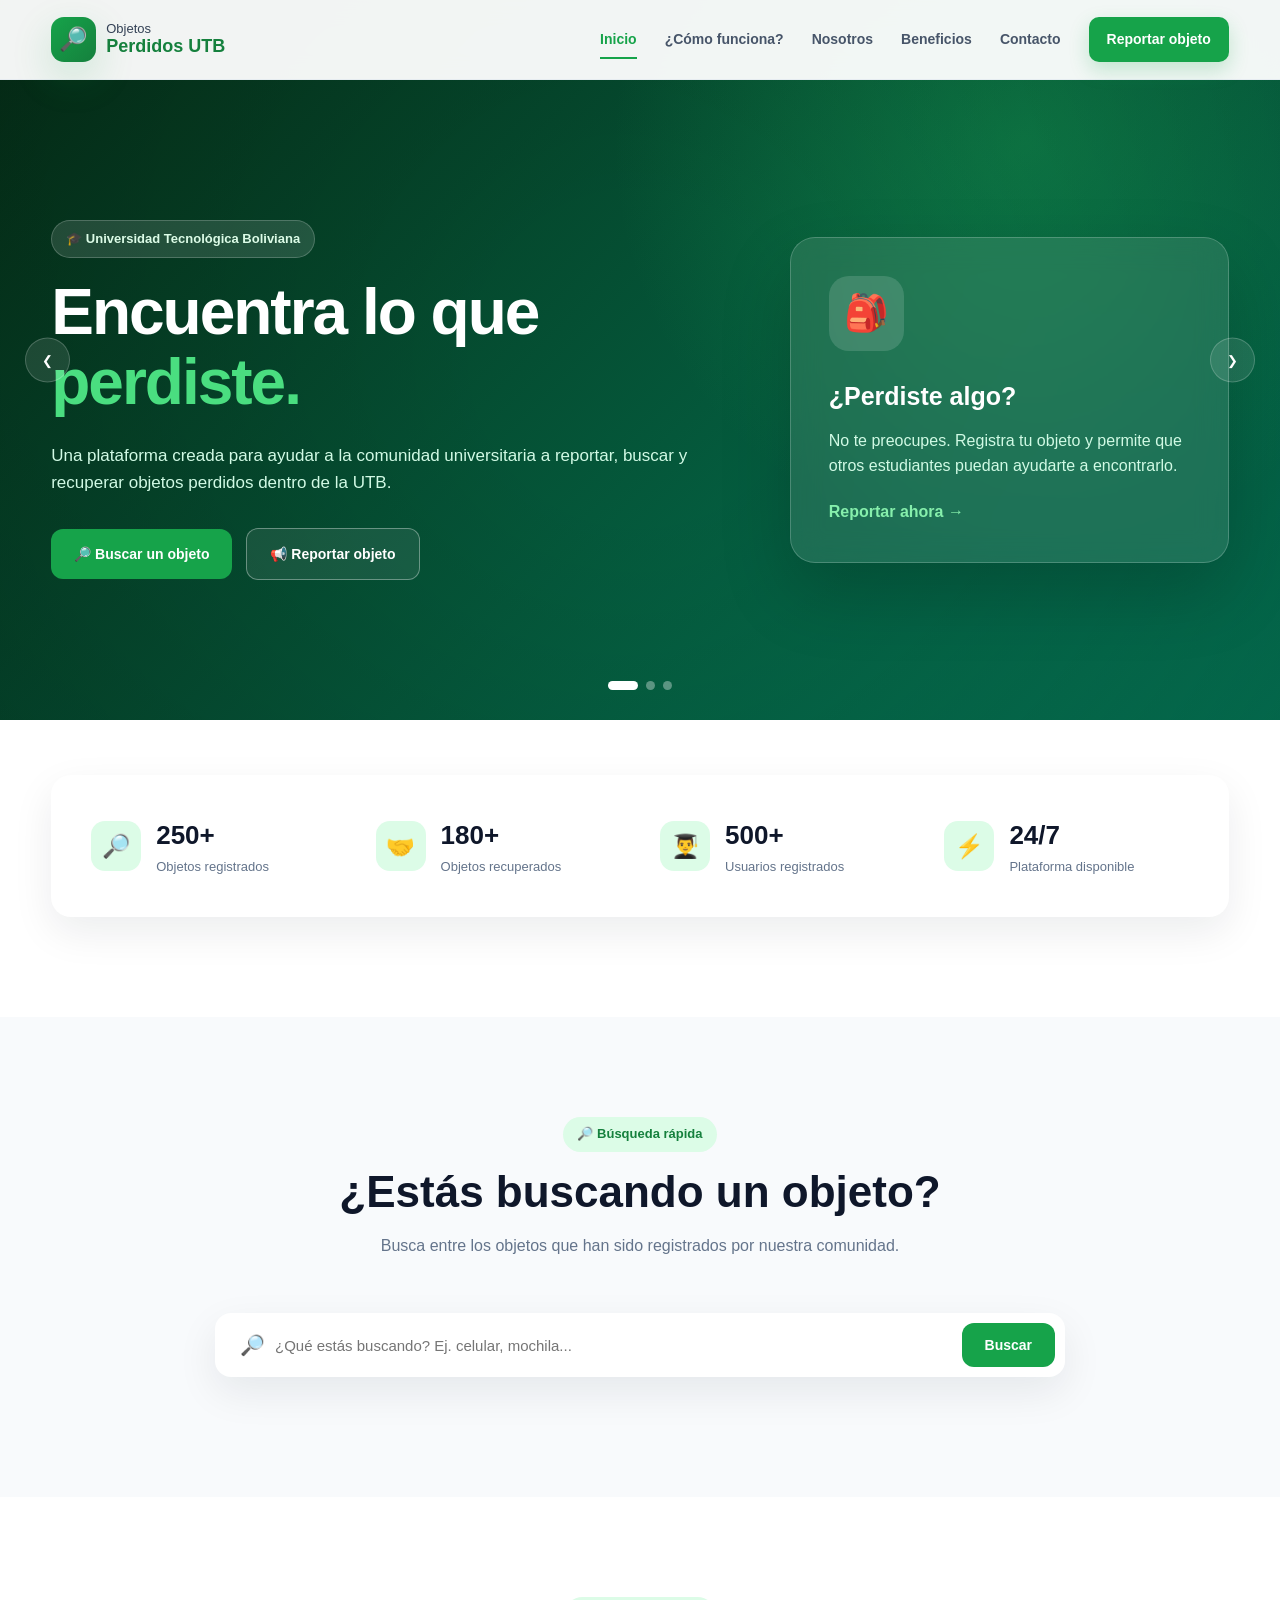
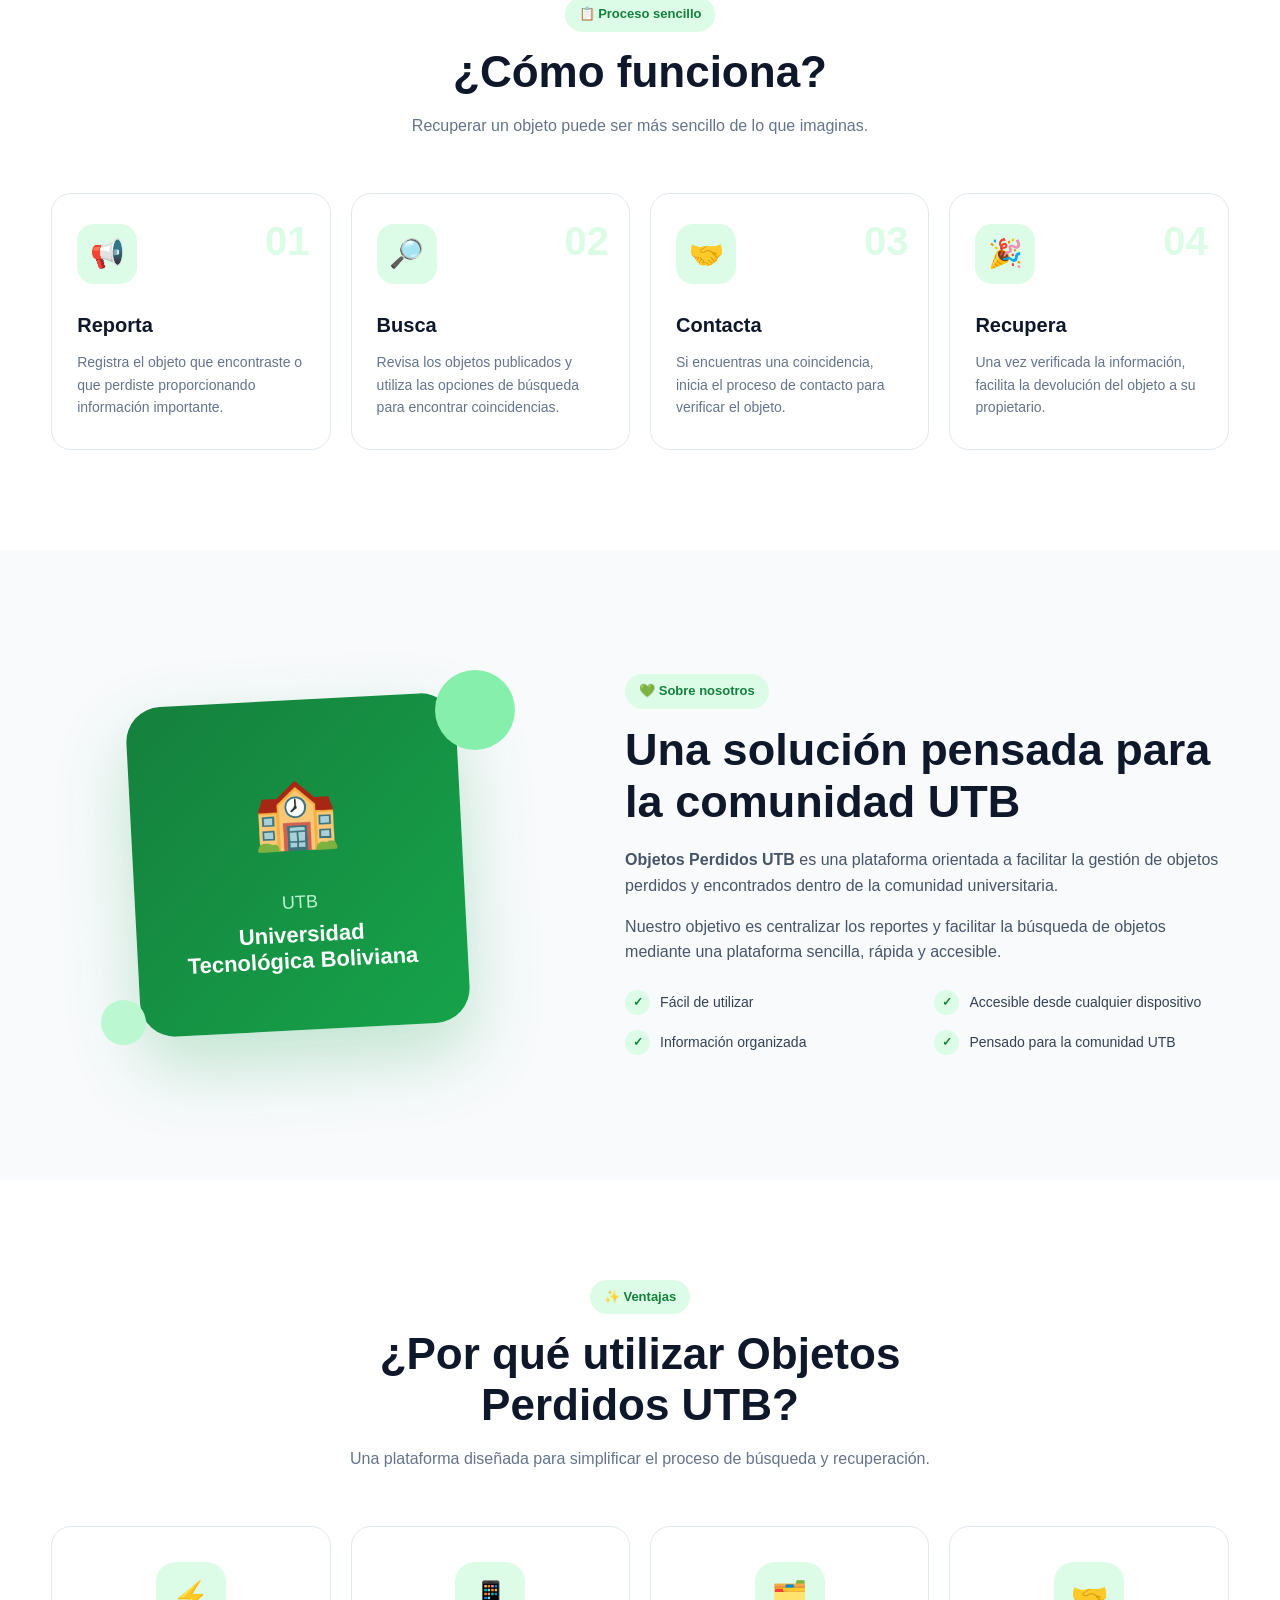
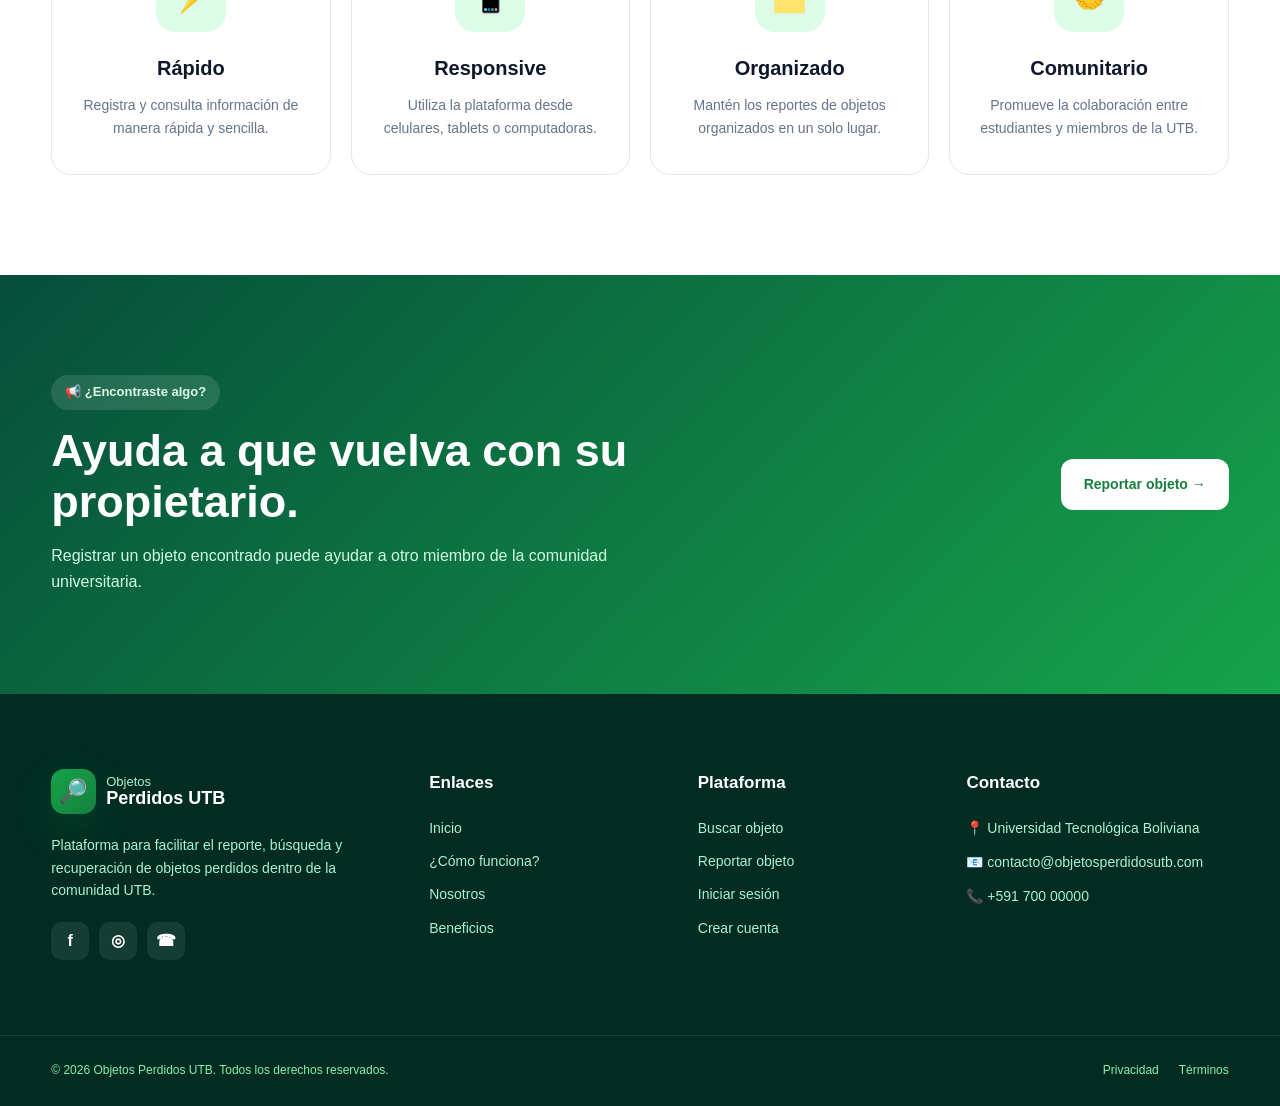
<file: index.html>
<!DOCTYPE html>
<html lang="es">
<head>
    <meta charset="UTF-8">

    <meta name="viewport"
          content="width=device-width, initial-scale=1.0">

    <meta name="description"
          content="Objetos Perdidos UTB - Plataforma para reportar y encontrar objetos perdidos dentro de la Universidad Tecnológica Boliviana.">

    <title>Objetos Perdidos UTB</title>

    <!-- CSS -->
    <link rel="stylesheet" href="style.css">
</head>

<body>

    <!-- =========================================
         HEADER
    ========================================== -->
    <header class="header" id="header">

        <div class="container nav-container">

            <!-- LOGO -->
            <a href="#inicio" class="logo">

                <div class="logo-icon">
                    🔎
                </div>

                <div class="logo-text">
                    <span>Objetos</span>
                    <strong>Perdidos UTB</strong>
                </div>

            </a>


            <!-- MENU -->
            <nav class="nav" id="nav">

                <a href="#inicio" class="nav-link active">
                    Inicio
                </a>

                <a href="#como-funciona" class="nav-link">
                    ¿Cómo funciona?
                </a>

                <a href="#nosotros" class="nav-link">
                    Nosotros
                </a>

                <a href="#beneficios" class="nav-link">
                    Beneficios
                </a>

                <a href="#contacto" class="nav-link">
                    Contacto
                </a>

                <a href="#reportar" class="nav-button">
                    Reportar objeto
                </a>

            </nav>


            <!-- BOTÓN MENÚ CELULAR -->
            <button class="menu-toggle" id="menu-toggle" aria-label="Abrir menú">

                <span></span>
                <span></span>
                <span></span>

            </button>

        </div>

    </header>



    <!-- =========================================
         HERO / CARRUSEL
    ========================================== -->
    <main>

        <section class="hero" id="inicio">

            <!-- SLIDE 1 -->
            <div class="slide active">

                <div class="hero-overlay"></div>

                <div class="container hero-content">

                    <div class="hero-text">

                        <span class="hero-tag">
                            🎓 Universidad Tecnológica Boliviana
                        </span>

                        <h1>
                            Encuentra lo que
                            <span>perdiste.</span>
                        </h1>

                        <p>
                            Una plataforma creada para ayudar a la comunidad
                            universitaria a reportar, buscar y recuperar
                            objetos perdidos dentro de la UTB.
                        </p>

                        <div class="hero-buttons">

                            <a href="#buscar" class="btn btn-primary">
                                🔎 Buscar un objeto
                            </a>

                            <a href="#reportar" class="btn btn-outline">
                                📢 Reportar objeto
                            </a>

                        </div>

                    </div>


                    <div class="hero-card">

                        <div class="floating-icon">
                            🎒
                        </div>

                        <h3>
                            ¿Perdiste algo?
                        </h3>

                        <p>
                            No te preocupes. Registra tu objeto
                            y permite que otros estudiantes puedan
                            ayudarte a encontrarlo.
                        </p>

                        <a href="#reportar" class="card-link">
                            Reportar ahora →
                        </a>

                    </div>

                </div>

            </div>


            <!-- SLIDE 2 -->
            <div class="slide">

                <div class="hero-overlay"></div>

                <div class="container hero-content">

                    <div class="hero-text">

                        <span class="hero-tag">
                            📱 Fácil y rápido
                        </span>

                        <h1>
                            Reporta objetos
                            <span>en segundos.</span>
                        </h1>

                        <p>
                            Describe el objeto perdido, indica dónde
                            lo viste por última vez y facilita su
                            recuperación.
                        </p>

                        <div class="hero-buttons">

                            <a href="#reportar" class="btn btn-primary">
                                📋 Crear reporte
                            </a>

                            <a href="#como-funciona" class="btn btn-outline">
                                Conocer más
                            </a>

                        </div>

                    </div>


                    <div class="hero-card">

                        <div class="floating-icon">
                            📱
                        </div>

                        <h3>
                            Desde cualquier dispositivo
                        </h3>

                        <p>
                            Accede desde tu computadora, tablet
                            o teléfono celular.
                        </p>

                        <a href="#como-funciona" class="card-link">
                            Ver cómo funciona →
                        </a>

                    </div>

                </div>

            </div>


            <!-- SLIDE 3 -->
            <div class="slide">

                <div class="hero-overlay"></div>

                <div class="container hero-content">

                    <div class="hero-text">

                        <span class="hero-tag">
                            🤝 Comunidad UTB
                        </span>

                        <h1>
                            Juntos podemos
                            <span>recuperarlo.</span>
                        </h1>

                        <p>
                            La colaboración entre estudiantes,
                            docentes y personal administrativo ayuda
                            a que los objetos regresen a sus dueños.
                        </p>

                        <div class="hero-buttons">

                            <a href="#buscar" class="btn btn-primary">
                                🔎 Explorar objetos
                            </a>

                        </div>

                    </div>


                    <div class="hero-card">

                        <div class="floating-icon">
                            🤝
                        </div>

                        <h3>
                            Una comunidad conectada
                        </h3>

                        <p>
                            Facilita la comunicación y colaboración
                            entre los miembros de la universidad.
                        </p>

                    </div>

                </div>

            </div>


            <!-- CONTROLES -->
            <button class="slider-btn prev" id="prev">
                ❮
            </button>

            <button class="slider-btn next" id="next">
                ❯
            </button>


            <!-- INDICADORES -->
            <div class="slider-dots" id="slider-dots">

                <button class="dot active" data-slide="0"></button>

                <button class="dot" data-slide="1"></button>

                <button class="dot" data-slide="2"></button>

            </div>

        </section>



        <!-- =========================================
             ESTADÍSTICAS
        ========================================== -->
        <section class="stats">

            <div class="container stats-grid">

                <div class="stat-item reveal">

                    <div class="stat-icon">
                        🔎
                    </div>

                    <div>
                        <h3 class="counter" data-target="250">
                            0
                        </h3>

                        <p>
                            Objetos registrados
                        </p>
                    </div>

                </div>


                <div class="stat-item reveal">

                    <div class="stat-icon">
                        🤝
                    </div>

                    <div>
                        <h3 class="counter" data-target="180">
                            0
                        </h3>

                        <p>
                            Objetos recuperados
                        </p>
                    </div>

                </div>


                <div class="stat-item reveal">

                    <div class="stat-icon">
                        👨‍🎓
                    </div>

                    <div>
                        <h3 class="counter" data-target="500">
                            0
                        </h3>

                        <p>
                            Usuarios registrados
                        </p>

                    </div>

                </div>


                <div class="stat-item reveal">

                    <div class="stat-icon">
                        ⚡
                    </div>

                    <div>

                        <h3>
                            24/7
                        </h3>

                        <p>
                            Plataforma disponible
                        </p>

                    </div>

                </div>

            </div>

        </section>



        <!-- =========================================
             BUSCAR
        ========================================== -->
        <section class="search-section" id="buscar">

            <div class="container">

                <div class="section-header reveal">

                    <span class="section-tag">
                        🔎 Búsqueda rápida
                    </span>

                    <h2>
                        ¿Estás buscando un objeto?
                    </h2>

                    <p>
                        Busca entre los objetos que han sido
                        registrados por nuestra comunidad.
                    </p>

                </div>


                <div class="search-box reveal">

                    <div class="search-input">

                        <span>
                            🔎
                        </span>

                        <input
                            type="text"
                            id="searchInput"
                            placeholder="¿Qué estás buscando? Ej. celular, mochila..."
                        >

                    </div>

                    <button class="btn btn-primary" id="searchButton">
                        Buscar
                    </button>

                </div>

                <p class="search-message" id="searchMessage"></p>

            </div>

        </section>



        <!-- =========================================
             COMO FUNCIONA
        ========================================== -->
        <section class="how-section" id="como-funciona">

            <div class="container">

                <div class="section-header reveal">

                    <span class="section-tag">
                        📋 Proceso sencillo
                    </span>

                    <h2>
                        ¿Cómo funciona?
                    </h2>

                    <p>
                        Recuperar un objeto puede ser más sencillo
                        de lo que imaginas.
                    </p>

                </div>


                <div class="steps">

                    <!-- PASO 1 -->
                    <div class="step-card reveal">

                        <div class="step-number">
                            01
                        </div>

                        <div class="step-icon">
                            📢
                        </div>

                        <h3>
                            Reporta
                        </h3>

                        <p>
                            Registra el objeto que encontraste
                            o que perdiste proporcionando
                            información importante.
                        </p>

                    </div>


                    <!-- PASO 2 -->
                    <div class="step-card reveal">

                        <div class="step-number">
                            02
                        </div>

                        <div class="step-icon">
                            🔎
                        </div>

                        <h3>
                            Busca
                        </h3>

                        <p>
                            Revisa los objetos publicados
                            y utiliza las opciones de búsqueda
                            para encontrar coincidencias.
                        </p>

                    </div>


                    <!-- PASO 3 -->
                    <div class="step-card reveal">

                        <div class="step-number">
                            03
                        </div>

                        <div class="step-icon">
                            🤝
                        </div>

                        <h3>
                            Contacta
                        </h3>

                        <p>
                            Si encuentras una coincidencia,
                            inicia el proceso de contacto
                            para verificar el objeto.
                        </p>

                    </div>


                    <!-- PASO 4 -->
                    <div class="step-card reveal">

                        <div class="step-number">
                            04
                        </div>

                        <div class="step-icon">
                            🎉
                        </div>

                        <h3>
                            Recupera
                        </h3>

                        <p>
                            Una vez verificada la información,
                            facilita la devolución del objeto
                            a su propietario.
                        </p>

                    </div>

                </div>

            </div>

        </section>



        <!-- =========================================
             SOBRE NOSOTROS
        ========================================== -->
        <section class="about-section" id="nosotros">

            <div class="container about-grid">

                <div class="about-image reveal">

                    <div class="image-card">

                        <div class="image-icon">
                            🏫
                        </div>

                        <span>
                            UTB
                        </span>

                        <strong>
                            Universidad Tecnológica Boliviana
                        </strong>

                    </div>

                    <div class="about-decoration decoration-1"></div>
                    <div class="about-decoration decoration-2"></div>

                </div>


                <div class="about-content reveal">

                    <span class="section-tag">
                        💚 Sobre nosotros
                    </span>

                    <h2>
                        Una solución pensada para
                        la comunidad UTB
                    </h2>

                    <p>
                        <strong>Objetos Perdidos UTB</strong> es una
                        plataforma orientada a facilitar la gestión
                        de objetos perdidos y encontrados dentro
                        de la comunidad universitaria.
                    </p>

                    <p>
                        Nuestro objetivo es centralizar los reportes
                        y facilitar la búsqueda de objetos mediante
                        una plataforma sencilla, rápida y accesible.
                    </p>


                    <div class="about-features">

                        <div class="feature">

                            <span>✓</span>

                            <p>
                                Fácil de utilizar
                            </p>

                        </div>

                        <div class="feature">

                            <span>✓</span>

                            <p>
                                Accesible desde cualquier dispositivo
                            </p>

                        </div>

                        <div class="feature">

                            <span>✓</span>

                            <p>
                                Información organizada
                            </p>

                        </div>

                        <div class="feature">

                            <span>✓</span>

                            <p>
                                Pensado para la comunidad UTB
                            </p>

                        </div>

                    </div>

                </div>

            </div>

        </section>



        <!-- =========================================
             BENEFICIOS
        ========================================== -->
        <section class="benefits-section" id="beneficios">

            <div class="container">

                <div class="section-header reveal">

                    <span class="section-tag">
                        ✨ Ventajas
                    </span>

                    <h2>
                        ¿Por qué utilizar Objetos Perdidos UTB?
                    </h2>

                    <p>
                        Una plataforma diseñada para simplificar
                        el proceso de búsqueda y recuperación.
                    </p>

                </div>


                <div class="benefits-grid">

                    <article class="benefit-card reveal">

                        <div class="benefit-icon">
                            ⚡
                        </div>

                        <h3>
                            Rápido
                        </h3>

                        <p>
                            Registra y consulta información
                            de manera rápida y sencilla.
                        </p>

                    </article>


                    <article class="benefit-card reveal">

                        <div class="benefit-icon">
                            📱
                        </div>

                        <h3>
                            Responsive
                        </h3>

                        <p>
                            Utiliza la plataforma desde celulares,
                            tablets o computadoras.
                        </p>

                    </article>


                    <article class="benefit-card reveal">

                        <div class="benefit-icon">
                            🗂️
                        </div>

                        <h3>
                            Organizado
                        </h3>

                        <p>
                            Mantén los reportes de objetos
                            organizados en un solo lugar.
                        </p>

                    </article>


                    <article class="benefit-card reveal">

                        <div class="benefit-icon">
                            🤝
                        </div>

                        <h3>
                            Comunitario
                        </h3>

                        <p>
                            Promueve la colaboración entre
                            estudiantes y miembros de la UTB.
                        </p>

                    </article>

                </div>

            </div>

        </section>



        <!-- =========================================
             REPORTAR
        ========================================== -->
        <section class="cta-section" id="reportar">

            <div class="container">

                <div class="cta-content reveal">

                    <div>

                        <span class="section-tag light">
                            📢 ¿Encontraste algo?
                        </span>

                        <h2>
                            Ayuda a que vuelva
                            con su propietario.
                        </h2>

                        <p>
                            Registrar un objeto encontrado puede
                            ayudar a otro miembro de la comunidad
                            universitaria.
                        </p>

                    </div>


                    <a href="#" class="btn btn-white">
                        Reportar objeto →
                    </a>

                </div>

            </div>

        </section>

    </main>



    <!-- =========================================
         FOOTER
    ========================================== -->
    <footer class="footer" id="contacto">

        <div class="container footer-grid">

            <!-- INFORMACIÓN -->
            <div class="footer-column">

                <a href="#inicio" class="logo footer-logo">

                    <div class="logo-icon">
                        🔎
                    </div>

                    <div class="logo-text">
                        <span>Objetos</span>
                        <strong>Perdidos UTB</strong>
                    </div>

                </a>

                <p>
                    Plataforma para facilitar el reporte,
                    búsqueda y recuperación de objetos perdidos
                    dentro de la comunidad UTB.
                </p>


                <div class="social-links">

                    <a href="#" aria-label="Facebook">
                        f
                    </a>

                    <a href="#" aria-label="Instagram">
                        ◎
                    </a>

                    <a href="#" aria-label="WhatsApp">
                        ☎
                    </a>

                </div>

            </div>


            <!-- ENLACES -->
            <div class="footer-column">

                <h3>
                    Enlaces
                </h3>

                <a href="#inicio">
                    Inicio
                </a>

                <a href="#como-funciona">
                    ¿Cómo funciona?
                </a>

                <a href="#nosotros">
                    Nosotros
                </a>

                <a href="#beneficios">
                    Beneficios
                </a>

            </div>


            <!-- SERVICIOS -->
            <div class="footer-column">

                <h3>
                    Plataforma
                </h3>

                <a href="#buscar">
                    Buscar objeto
                </a>

                <a href="#reportar">
                    Reportar objeto
                </a>

                <a href="#">
                    Iniciar sesión
                </a>

                <a href="#">
                    Crear cuenta
                </a>

            </div>


            <!-- CONTACTO -->
            <div class="footer-column">

                <h3>
                    Contacto
                </h3>

                <p>
                    📍 Universidad Tecnológica Boliviana
                </p>

                <p>
                    📧 contacto@objetosperdidosutb.com
                </p>

                <p>
                    📞 +591 700 00000
                </p>

            </div>

        </div>


        <!-- FOOTER BOTTOM -->
        <div class="footer-bottom">

            <div class="container footer-bottom-content">

                <p>
                    © <span id="year"></span>
                    Objetos Perdidos UTB. Todos los derechos reservados.
                </p>

                <div>

                    <a href="#">
                        Privacidad
                    </a>

                    <a href="#">
                        Términos
                    </a>

                </div>

            </div>

        </div>

    </footer>


    <!-- BOTÓN VOLVER ARRIBA -->
    <button id="backToTop" class="back-to-top">
        ↑
    </button>


    <!-- JAVASCRIPT -->
    <script src="script.js"></script>

</body>
</html>
</file>
<file: style.css>
/* =========================================
   VARIABLES
========================================= */

:root {

    --primary: #16a34a;
    --primary-dark: #15803d;
    --primary-light: #22c55e;

    --green-dark: #052e16;
    --green-deep: #064e3b;

    --white: #ffffff;

    --gray-50: #f8fafc;
    --gray-100: #f1f5f9;
    --gray-200: #e2e8f0;
    --gray-500: #64748b;
    --gray-600: #475569;
    --gray-700: #334155;
    --gray-800: #1e293b;
    --gray-900: #0f172a;

    --shadow:
        0 15px 40px rgba(15, 23, 42, 0.08);

    --shadow-green:
        0 15px 40px rgba(22, 163, 74, 0.18);

    --radius: 20px;

    --transition:
        all 0.3s ease;
}


/* =========================================
   RESET
========================================= */

* {
    margin: 0;
    padding: 0;
    box-sizing: border-box;
}


html {
    scroll-behavior: smooth;
}


body {
    font-family:
        Arial,
        Helvetica,
        sans-serif;

    color: var(--gray-800);

    background: var(--white);

    line-height: 1.6;

    overflow-x: hidden;
}


a {
    text-decoration: none;

    color: inherit;
}


button,
input {
    font-family: inherit;
}


button {
    border: none;

    cursor: pointer;
}


img {
    max-width: 100%;

    display: block;
}


.container {
    width: min(1180px, 92%);

    margin: auto;
}


/* =========================================
   HEADER
========================================= */

.header {
    position: fixed;

    top: 0;
    left: 0;

    width: 100%;

    height: 80px;

    z-index: 1000;

    background: rgba(255, 255, 255, 0.95);

    backdrop-filter: blur(12px);

    border-bottom: 1px solid rgba(226, 232, 240, 0.7);

    transition: var(--transition);
}


.header.scrolled {
    box-shadow: 0 5px 25px rgba(15, 23, 42, 0.08);
}


.nav-container {
    height: 100%;

    display: flex;

    align-items: center;

    justify-content: space-between;
}


/* LOGO */

.logo {
    display: flex;

    align-items: center;

    gap: 10px;
}


.logo-icon {
    width: 45px;
    height: 45px;

    border-radius: 13px;

    background:
        linear-gradient(
            135deg,
            var(--primary),
            var(--primary-dark)
        );

    display: flex;

    align-items: center;
    justify-content: center;

    font-size: 23px;

    box-shadow: var(--shadow-green);
}


.logo-text {
    display: flex;

    flex-direction: column;

    line-height: 1.1;
}


.logo-text span {
    color: var(--gray-700);

    font-size: 13px;
}


.logo-text strong {
    color: var(--primary-dark);

    font-size: 18px;
}


/* NAV */

.nav {
    display: flex;

    align-items: center;

    gap: 28px;
}


.nav-link {
    color: var(--gray-600);

    font-size: 14px;

    font-weight: 600;

    position: relative;

    transition: var(--transition);
}


.nav-link:hover,
.nav-link.active {
    color: var(--primary);
}


.nav-link::after {
    content: "";

    position: absolute;

    left: 0;

    bottom: -8px;

    width: 0;

    height: 2px;

    background: var(--primary);

    transition: var(--transition);
}


.nav-link:hover::after,
.nav-link.active::after {
    width: 100%;
}


/* BOTÓN NAV */

.nav-button {
    padding: 11px 18px;

    border-radius: 10px;

    color: white;

    background: var(--primary);

    font-size: 14px;

    font-weight: 700;

    transition: var(--transition);

    box-shadow:
        0 8px 20px rgba(22, 163, 74, 0.22);
}


.nav-button:hover {
    background: var(--primary-dark);

    transform: translateY(-2px);
}


/* MENÚ */

.menu-toggle {
    display: none;

    width: 42px;
    height: 42px;

    background: var(--gray-100);

    border-radius: 10px;

    align-items: center;
    justify-content: center;

    flex-direction: column;

    gap: 5px;
}


.menu-toggle span {
    width: 21px;

    height: 2px;

    background: var(--gray-800);

    transition: var(--transition);
}


/* =========================================
   HERO
========================================= */

.hero {
    height: 720px;

    position: relative;

    overflow: hidden;

    background:
        linear-gradient(
            135deg,
            #052e16,
            #065f46
        );
}


.slide {
    position: absolute;

    inset: 0;

    opacity: 0;

    visibility: hidden;

    transform: scale(1.04);

    transition:
        opacity 0.8s ease,
        transform 1s ease,
        visibility 0.8s;
}


.slide.active {
    opacity: 1;

    visibility: visible;

    transform: scale(1);
}


/* fondos diferentes */

.slide:nth-child(1) {
    background:
        radial-gradient(
            circle at 80% 20%,
            rgba(34, 197, 94, 0.3),
            transparent 35%
        ),
        linear-gradient(
            135deg,
            #052e16,
            #047857
        );
}


.slide:nth-child(2) {
    background:
        radial-gradient(
            circle at 20% 20%,
            rgba(34, 197, 94, 0.35),
            transparent 35%
        ),
        linear-gradient(
            135deg,
            #064e3b,
            #166534
        );
}


.slide:nth-child(3) {
    background:
        radial-gradient(
            circle at 80% 80%,
            rgba(74, 222, 128, 0.3),
            transparent 35%
        ),
        linear-gradient(
            135deg,
            #022c22,
            #15803d
        );
}


.hero-overlay {
    position: absolute;

    inset: 0;

    background:
        radial-gradient(
            circle at 50% 50%,
            transparent 20%,
            rgba(0, 0, 0, 0.15)
        );
}


.hero-content {
    min-height: 720px;

    position: relative;

    z-index: 2;

    display: grid;

    grid-template-columns:
        1.2fr
        0.8fr;

    align-items: center;

    gap: 80px;

    padding-top: 80px;
}


.hero-text {
    color: white;

    animation:
        slideUp 0.8s ease;
}


.hero-tag {
    display: inline-block;

    padding: 8px 14px;

    border-radius: 50px;

    background: rgba(255,255,255,0.12);

    border: 1px solid rgba(255,255,255,0.2);

    color: #dcfce7;

    font-size: 13px;

    font-weight: 600;

    margin-bottom: 20px;
}


.hero h1 {
    font-size:
        clamp(
            42px,
            5vw,
            70px
        );

    line-height: 1.08;

    letter-spacing: -2px;

    max-width: 700px;

    margin-bottom: 25px;
}


.hero h1 span {
    color: #4ade80;
}


.hero-text > p {
    color: #d1fae5;

    font-size: 17px;

    max-width: 650px;

    margin-bottom: 32px;
}


/* BOTONES */

.hero-buttons {
    display: flex;

    align-items: center;

    gap: 14px;

    flex-wrap: wrap;
}


.btn {
    display: inline-flex;

    align-items: center;

    justify-content: center;

    gap: 8px;

    padding: 14px 23px;

    border-radius: 12px;

    font-size: 14px;

    font-weight: 700;

    transition: var(--transition);
}


.btn-primary {
    color: white;

    background: var(--primary);
}


.btn-primary:hover {
    background: var(--primary-light);

    transform: translateY(-3px);

    box-shadow:
        0 12px 30px rgba(34, 197, 94, 0.3);
}


.btn-outline {
    color: white;

    border: 1px solid rgba(255,255,255,0.35);

    background: rgba(255,255,255,0.08);
}


.btn-outline:hover {
    background: white;

    color: var(--green-dark);

    transform: translateY(-3px);
}


.btn-white {
    background: white;

    color: var(--primary-dark);
}


.btn-white:hover {
    transform: translateY(-3px);

    box-shadow: 0 12px 30px rgba(0,0,0,0.15);
}


/* HERO CARD */

.hero-card {
    padding: 38px;

    border-radius: 25px;

    color: white;

    background:
        rgba(255,255,255,0.1);

    border:
        1px solid rgba(255,255,255,0.2);

    backdrop-filter: blur(15px);

    box-shadow:
        0 30px 70px rgba(0,0,0,0.18);

    animation:
        floatCard 5s ease-in-out infinite;
}


.floating-icon {
    width: 75px;
    height: 75px;

    border-radius: 20px;

    background: rgba(255,255,255,0.14);

    display: flex;

    align-items: center;
    justify-content: center;

    font-size: 36px;

    margin-bottom: 25px;
}


.hero-card h3 {
    font-size: 25px;

    margin-bottom: 12px;
}


.hero-card p {
    color: #d1fae5;

    margin-bottom: 20px;
}


.card-link {
    color: #86efac;

    font-weight: 700;

    transition: var(--transition);
}


.card-link:hover {
    color: white;
}


/* CONTROLES */

.slider-btn {
    position: absolute;

    z-index: 10;

    top: 50%;

    transform: translateY(-50%);

    width: 45px;
    height: 45px;

    border-radius: 50%;

    color: white;

    background: rgba(255,255,255,0.1);

    border: 1px solid rgba(255,255,255,0.2);

    transition: var(--transition);
}


.slider-btn:hover {
    background: white;

    color: var(--green-dark);
}


.prev {
    left: 25px;
}


.next {
    right: 25px;
}


/* DOTS */

.slider-dots {
    position: absolute;

    z-index: 10;

    bottom: 30px;

    left: 50%;

    transform: translateX(-50%);

    display: flex;

    gap: 8px;
}


.dot {
    width: 9px;
    height: 9px;

    border-radius: 50%;

    background: rgba(255,255,255,0.35);

    transition: var(--transition);
}


.dot.active {
    width: 30px;

    border-radius: 20px;

    background: white;
}


/* =========================================
   STATS
========================================= */

.stats {
    position: relative;

    z-index: 20;

    margin-top: -45px;
}


.stats-grid {
    background: white;

    border-radius: 20px;

    box-shadow: var(--shadow);

    padding: 30px;

    display: grid;

    grid-template-columns:
        repeat(4, 1fr);

    gap: 20px;
}


.stat-item {
    display: flex;

    align-items: center;

    gap: 15px;

    padding: 10px;
}


.stat-icon {
    width: 50px;
    height: 50px;

    border-radius: 14px;

    background: #dcfce7;

    display: flex;

    align-items: center;
    justify-content: center;

    font-size: 23px;

    flex-shrink: 0;
}


.stat-item h3 {
    color: var(--gray-900);

    font-size: 26px;
}


.stat-item p {
    color: var(--gray-500);

    font-size: 13px;
}


/* =========================================
   SECCIONES
========================================= */

section:not(.hero) {
    padding: 100px 0;
}


.section-header {
    text-align: center;

    max-width: 650px;

    margin:
        0 auto 55px;
}


.section-tag {
    display: inline-block;

    color: var(--primary-dark);

    background: #dcfce7;

    border-radius: 50px;

    padding: 7px 14px;

    font-size: 13px;

    font-weight: 700;

    margin-bottom: 15px;
}


.section-header h2 {
    color: var(--gray-900);

    font-size:
        clamp(
            30px,
            4vw,
            44px
        );

    line-height: 1.15;

    margin-bottom: 15px;
}


.section-header p {
    color: var(--gray-500);
}


/* =========================================
   BUSCADOR
========================================= */

.search-section {
    background: var(--gray-50);
}


.search-box {
    max-width: 850px;

    margin: auto;

    background: white;

    padding: 10px;

    border-radius: 16px;

    display: flex;

    gap: 10px;

    box-shadow: var(--shadow);
}


.search-input {
    flex: 1;

    display: flex;

    align-items: center;

    gap: 10px;

    padding: 0 15px;
}


.search-input span {
    font-size: 20px;
}


.search-input input {
    border: none;

    outline: none;

    width: 100%;

    font-size: 15px;

    color: var(--gray-800);
}


.search-message {
    text-align: center;

    margin-top: 20px;

    color: var(--primary-dark);

    font-weight: 600;
}


/* =========================================
   COMO FUNCIONA
========================================= */

.how-section {
    background: white;
}


.steps {
    display: grid;

    grid-template-columns:
        repeat(4, 1fr);

    gap: 20px;
}


.step-card {
    position: relative;

    padding: 30px 25px;

    background: white;

    border: 1px solid var(--gray-200);

    border-radius: var(--radius);

    transition: var(--transition);

    overflow: hidden;
}


.step-card:hover {
    transform: translateY(-8px);

    border-color: #bbf7d0;

    box-shadow: var(--shadow-green);
}


.step-number {
    position: absolute;

    right: 20px;
    top: 15px;

    color: #dcfce7;

    font-size: 40px;

    font-weight: 900;
}


.step-icon {
    width: 60px;
    height: 60px;

    border-radius: 17px;

    background: #dcfce7;

    display: flex;

    align-items: center;
    justify-content: center;

    font-size: 28px;

    margin-bottom: 25px;
}


.step-card h3 {
    color: var(--gray-900);

    font-size: 20px;

    margin-bottom: 10px;
}


.step-card p {
    color: var(--gray-500);

    font-size: 14px;
}


/* =========================================
   ABOUT
========================================= */

.about-section {
    background: var(--gray-50);
}


.about-grid {
    display: grid;

    grid-template-columns:
        0.9fr
        1.1fr;

    gap: 80px;

    align-items: center;
}


.about-image {
    position: relative;

    min-height: 430px;

    display: flex;

    align-items: center;

    justify-content: center;
}


.image-card {
    width: 330px;

    height: 330px;

    border-radius: 35px;

    background:
        linear-gradient(
            135deg,
            var(--primary-dark),
            var(--primary)
        );

    color: white;

    display: flex;

    flex-direction: column;

    align-items: center;
    justify-content: center;

    text-align: center;

    padding: 40px;

    box-shadow:
        0 30px 70px rgba(22,163,74,0.25);

    transform: rotate(-3deg);

    transition: var(--transition);
}


.image-card:hover {
    transform:
        rotate(0)
        translateY(-8px);
}


.image-icon {
    font-size: 70px;

    margin-bottom: 20px;
}


.image-card span {
    font-size: 18px;

    color: #bbf7d0;
}


.image-card strong {
    font-size: 22px;

    line-height: 1.2;

    margin-top: 5px;
}


.about-decoration {
    position: absolute;

    border-radius: 50%;
}


.decoration-1 {
    width: 80px;
    height: 80px;

    background: #86efac;

    top: 20px;
    right: 30px;

    animation: float 4s ease-in-out infinite;
}


.decoration-2 {
    width: 45px;
    height: 45px;

    background: #bbf7d0;

    bottom: 35px;
    left: 50px;

    animation: float 3s ease-in-out infinite reverse;
}


.about-content h2 {
    color: var(--gray-900);

    font-size:
        clamp(
            30px,
            4vw,
            45px
        );

    line-height: 1.15;

    margin-bottom: 20px;
}


.about-content > p {
    color: var(--gray-600);

    margin-bottom: 15px;
}


.about-features {
    display: grid;

    grid-template-columns:
        repeat(2, 1fr);

    gap: 15px;

    margin-top: 25px;
}


.feature {
    display: flex;

    align-items: center;

    gap: 10px;
}


.feature span {
    width: 25px;
    height: 25px;

    display: flex;

    align-items: center;
    justify-content: center;

    border-radius: 50%;

    background: #dcfce7;

    color: var(--primary-dark);

    font-weight: bold;

    font-size: 12px;
}


.feature p {
    color: var(--gray-700);

    font-size: 14px;
}


/* =========================================
   BENEFICIOS
========================================= */

.benefits-section {
    background: white;
}


.benefits-grid {
    display: grid;

    grid-template-columns:
        repeat(4, 1fr);

    gap: 20px;
}


.benefit-card {
    text-align: center;

    padding: 35px 25px;

    border-radius: var(--radius);

    border: 1px solid var(--gray-200);

    transition: var(--transition);
}


.benefit-card:hover {
    transform: translateY(-8px);

    box-shadow: var(--shadow);

    border-color: #bbf7d0;
}


.benefit-icon {
    width: 70px;
    height: 70px;

    margin: 0 auto 20px;

    display: flex;

    align-items: center;
    justify-content: center;

    border-radius: 20px;

    background: #dcfce7;

    font-size: 30px;
}


.benefit-card h3 {
    font-size: 20px;

    color: var(--gray-900);

    margin-bottom: 10px;
}


.benefit-card p {
    color: var(--gray-500);

    font-size: 14px;
}


/* =========================================
   CTA
========================================= */

.cta-section {
    background:
        linear-gradient(
            135deg,
            #064e3b,
            #16a34a
        );
}


.cta-content {
    display: flex;

    align-items: center;

    justify-content: space-between;

    gap: 40px;

    color: white;
}


.section-tag.light {
    color: #dcfce7;

    background: rgba(255,255,255,0.12);
}


.cta-content h2 {
    font-size:
        clamp(
            30px,
            4vw,
            45px
        );

    line-height: 1.15;

    max-width: 650px;

    margin-bottom: 15px;
}


.cta-content p {
    color: #d1fae5;

    max-width: 600px;
}


/* =========================================
   FOOTER
========================================= */

.footer {
    background: #022c22;

    color: white;
}


.footer-grid {
    padding:
        75px 0;

    display: grid;

    grid-template-columns:
        1.5fr
        1fr
        1fr
        1.2fr;

    gap: 50px;
}


.footer-logo {
    margin-bottom: 20px;
}


.footer-logo .logo-text span {
    color: #a7f3d0;
}


.footer-logo .logo-text strong {
    color: white;
}


.footer-column > p {
    color: #a7f3d0;

    font-size: 14px;

    margin-bottom: 12px;

    max-width: 330px;
}


.footer-column h3 {
    font-size: 17px;

    margin-bottom: 20px;
}


.footer-column > a:not(.logo) {
    display: block;

    color: #a7f3d0;

    font-size: 14px;

    margin-bottom: 11px;

    transition: var(--transition);
}


.footer-column > a:not(.logo):hover {
    color: white;

    transform: translateX(4px);
}


/* SOCIAL */

.social-links {
    display: flex;

    gap: 10px;

    margin-top: 20px;
}


.social-links a {
    width: 38px;
    height: 38px;

    border-radius: 10px;

    background: rgba(255,255,255,0.08);

    display: flex;

    align-items: center;
    justify-content: center;

    color: white;

    font-weight: bold;

    transition: var(--transition);
}


.social-links a:hover {
    background: var(--primary);

    transform: translateY(-3px);
}


/* FOOTER BOTTOM */

.footer-bottom {
    border-top:
        1px solid rgba(255,255,255,0.1);
}


.footer-bottom-content {
    min-height: 70px;

    display: flex;

    align-items: center;

    justify-content: space-between;

    gap: 20px;
}


.footer-bottom p,
.footer-bottom a {
    color: #86efac;

    font-size: 12px;
}


.footer-bottom-content div {
    display: flex;

    gap: 20px;
}


/* =========================================
   BACK TO TOP
========================================= */

.back-to-top {
    position: fixed;

    right: 25px;
    bottom: 25px;

    width: 45px;
    height: 45px;

    border-radius: 50%;

    background: var(--primary);

    color: white;

    font-size: 20px;

    opacity: 0;

    visibility: hidden;

    transform: translateY(20px);

    transition: var(--transition);

    z-index: 999;
}


.back-to-top.show {
    opacity: 1;

    visibility: visible;

    transform: translateY(0);
}


.back-to-top:hover {
    background: var(--primary-dark);

    transform: translateY(-4px);
}


/* =========================================
   ANIMACIONES
========================================= */

@keyframes float {

    0%,
    100% {
        transform: translateY(0);
    }

    50% {
        transform: translateY(-15px);
    }
}


@keyframes floatCard {

    0%,
    100% {
        transform: translateY(0);
    }

    50% {
        transform: translateY(-10px);
    }
}


@keyframes slideUp {

    from {
        opacity: 0;

        transform:
            translateY(30px);
    }

    to {
        opacity: 1;

        transform:
            translateY(0);
    }
}


/* SCROLL REVEAL */

.reveal {
    opacity: 0;

    transform:
        translateY(35px);

    transition:
        opacity 0.7s ease,
        transform 0.7s ease;
}


.reveal.show {
    opacity: 1;

    transform:
        translateY(0);
}


/* =========================================
   RESPONSIVE TABLET
========================================= */

@media (max-width: 1000px) {

    .nav {
        gap: 16px;
    }


    .hero-content {
        grid-template-columns:
            1fr
            0.7fr;

        gap: 40px;
    }


    .hero-card {
        padding: 28px;
    }


    .steps {
        grid-template-columns:
            repeat(2, 1fr);
    }


    .benefits-grid {
        grid-template-columns:
            repeat(2, 1fr);
    }


    .footer-grid {
        grid-template-columns:
            repeat(2, 1fr);
    }

}


/* =========================================
   RESPONSIVE CELULAR
========================================= */

@media (max-width: 768px) {

    .header {
        height: 70px;
    }


    /* MENU */

    .menu-toggle {
        display: flex;
    }


    .nav {
        position: fixed;

        top: 70px;

        left: 0;

        width: 100%;

        background: white;

        padding: 25px;

        display: flex;

        flex-direction: column;

        align-items: stretch;

        gap: 18px;

        box-shadow:
            0 20px 30px rgba(0,0,0,0.08);

        transform:
            translateY(-120%);

        opacity: 0;

        visibility: hidden;

        transition: var(--transition);
    }


    .nav.open {
        transform:
            translateY(0);

        opacity: 1;

        visibility: visible;
    }


    .nav-link {
        padding: 5px 0;
    }


    .nav-link::after {
        display: none;
    }


    .nav-button {
        text-align: center;
    }


    /* HERO */

    .hero {
        height: auto;

        min-height: 760px;
    }


    .hero-content {
        min-height: 760px;

        grid-template-columns: 1fr;

        padding:
            110px 0 100px;

        gap: 30px;
    }


    .hero h1 {
        font-size: 43px;

        letter-spacing: -1px;
    }


    .hero-text > p {
        font-size: 15px;
    }


    .hero-card {
        max-width: 500px;

        margin: auto;
    }


    .slider-btn {
        display: none;
    }


    /* STATS */

    .stats {
        margin-top: -30px;
    }


    .stats-grid {
        grid-template-columns:
            repeat(2, 1fr);

        padding: 20px;
    }


    .stat-item {
        padding: 5px;
    }


    /* SECCIONES */

    section:not(.hero) {
        padding: 75px 0;
    }


    /* SEARCH */

    .search-box {
        flex-direction: column;

        padding: 12px;
    }


    .search-input {
        min-height: 50px;
    }


    /* STEPS */

    .steps {
        grid-template-columns: 1fr;
    }


    /* ABOUT */

    .about-grid {
        grid-template-columns: 1fr;

        gap: 50px;
    }


    .about-image {
        min-height: 350px;
    }


    .image-card {
        width: 280px;

        height: 280px;
    }


    .about-features {
        grid-template-columns: 1fr;
    }


    /* BENEFITS */

    .benefits-grid {
        grid-template-columns: 1fr;
    }


    /* CTA */

    .cta-content {
        flex-direction: column;

        align-items: flex-start;
    }


    /* FOOTER */

    .footer-grid {
        grid-template-columns: 1fr;

        gap: 35px;
    }


    .footer-bottom-content {
        flex-direction: column;

        justify-content: center;

        padding: 20px 0;

        text-align: center;
    }

}


/* =========================================
   CELULARES PEQUEÑOS
========================================= */

@media (max-width: 480px) {

    .container {
        width: 90%;
    }


    .logo-icon {
        width: 40px;
        height: 40px;

        font-size: 20px;
    }


    .logo-text strong {
        font-size: 15px;
    }


    .hero h1 {
        font-size: 37px;
    }


    .hero-buttons {
        flex-direction: column;

        align-items: stretch;
    }


    .hero-buttons .btn {
        width: 100%;
    }


    .stats-grid {
        grid-template-columns: 1fr;
    }


    .image-card {
        width: 250px;
        height: 250px;
    }


    .image-icon {
        font-size: 55px;
    }


    .footer-bottom-content div {
        flex-direction: column;

        gap: 5px;
    }

}
</file>
